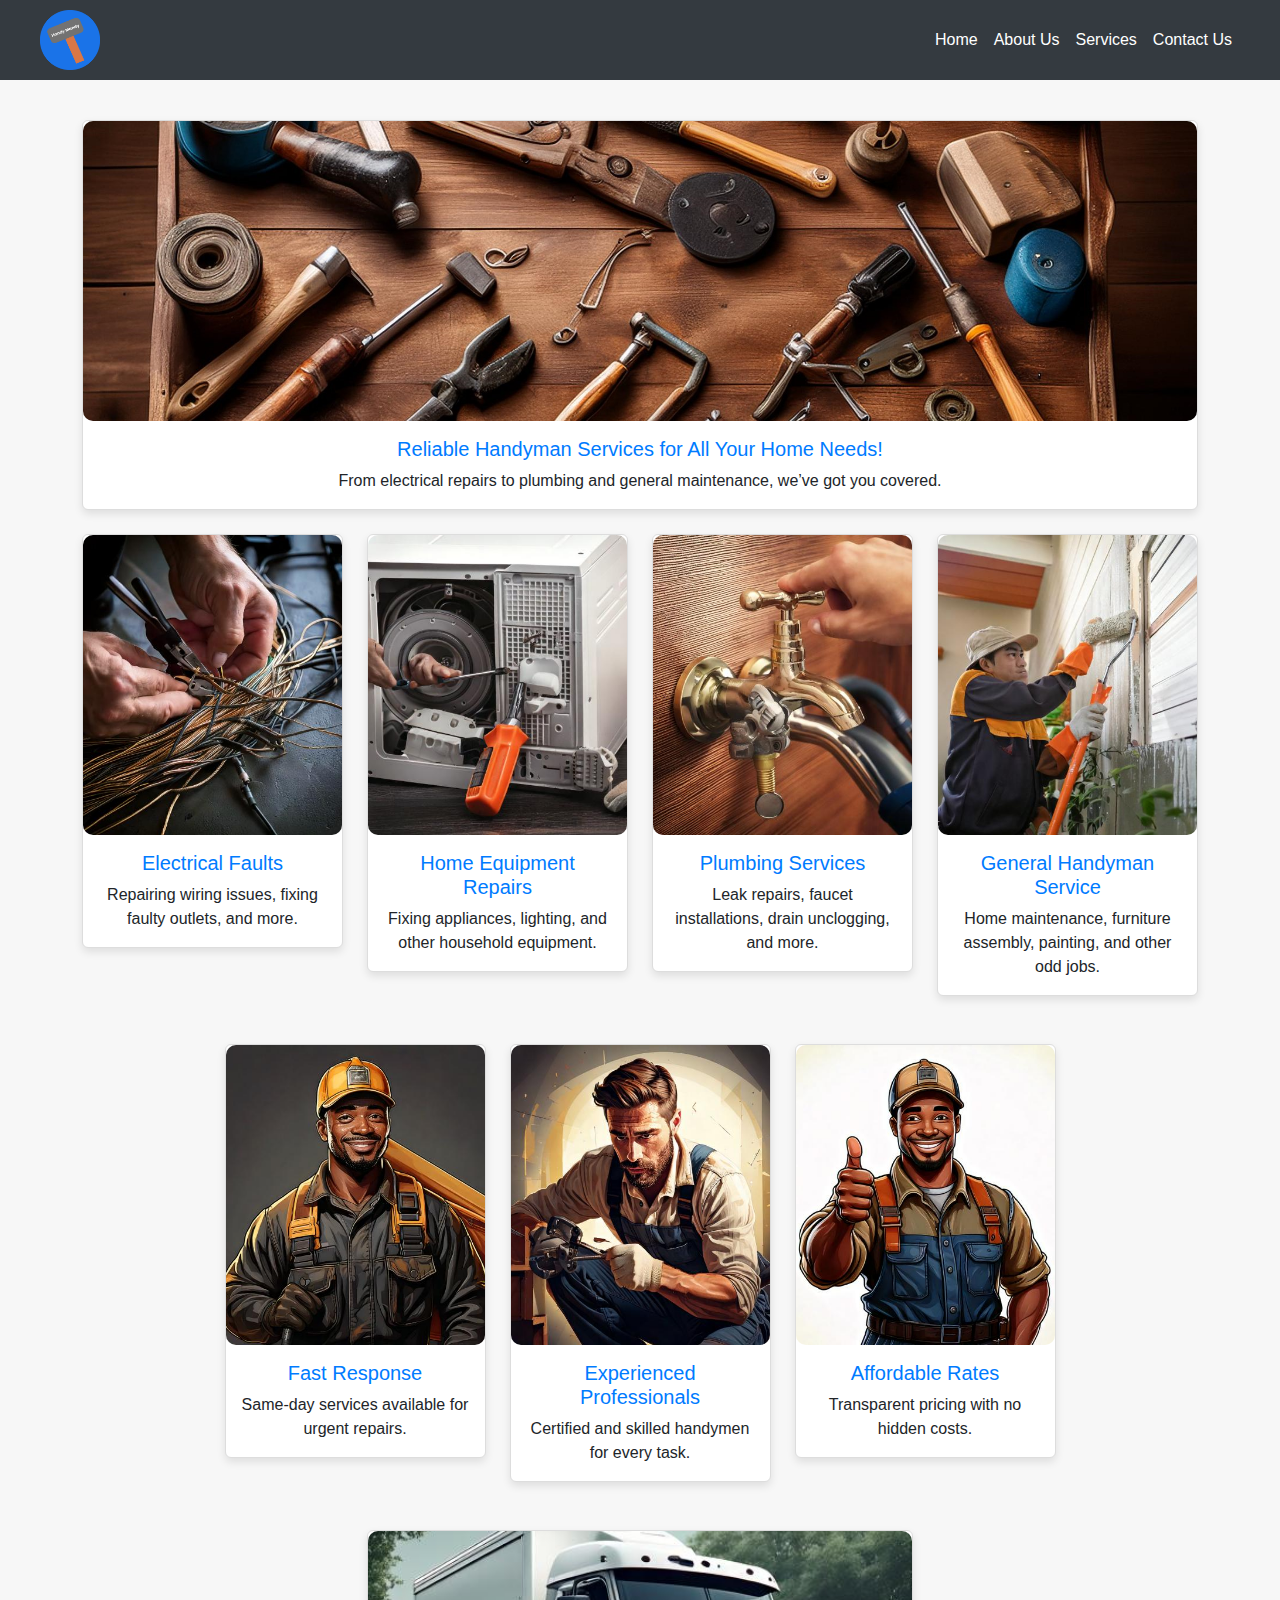
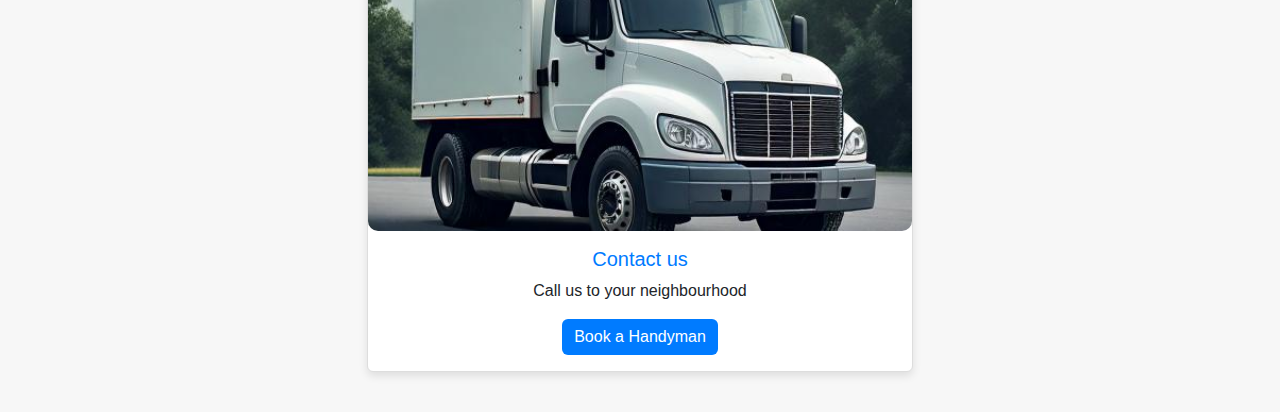
<file: Index.html>
<!DOCTYPE html>
<html lang="en">
<head>
  <meta charset="utf-8">
  <meta name="viewport" content="width=device-width, initial-scale=1">
   <meta name="description" content="Reliable Handyman Services offering electrical repairs, plumbing, general maintenance, and more. Affordable rates and fast response.">
  <meta name="keywords" content="handyman, electrical repairs, plumbing, home repairs, maintenance services, affordable handyman, Handy Mandy">
  <script src="https://cdnjs.cloudflare.com/ajax/libs/jquery/3.7.1/jquery.min.js" integrity="sha512-v2CJ7UaYy4JwqLDIrZUI/4hqeoQieOmAZNXBeQyjo21dadnwR+8ZaIJVT8EE2iyI61OV8e6M8PP2/4hpQINQ/g==" crossorigin="anonymous" referrerpolicy="no-referrer"></script>
  <script src="https://cdnjs.cloudflare.com/ajax/libs/jquery/3.7.1/jquery.js" integrity="sha512-+k1pnlgt4F1H8L7t3z95o3/KO+o78INEcXTbnoJQ/F2VqDVhWoaiVml/OEHv9HsVgxUaVW+IbiZPUJQfF/YxZw==" crossorigin="anonymous" referrerpolicy="no-referrer"></script>
  <title>Handy Mandy Services</title>
  <link href="https://cdn.jsdelivr.net/npm/bootstrap@5.3.3/dist/css/bootstrap.min.css" rel="stylesheet" integrity="sha384-QWTKZyjpPEjISv5WaRU9OFeRpok6YctnYmDr5pNlyT2bRjXh0JMhjY6hW+ALEwIH" crossorigin="anonymous">
  <link href="./css/home.css" rel="stylesheet">
</head>

<body>
  <!-- Navbar -->
  <nav class="navbar navbar-expand-lg">
    <div class="container-fluid">
      <a class="navbar-brand" href="#"><img src="./Images/Logo.png" alt="Handy-Mandy-logo" class="logo" /></a>
      <button class="navbar-toggler" type="button" data-bs-toggle="collapse" data-bs-target="#navbarNav" aria-controls="navbarNav" aria-expanded="false" aria-label="Toggle navigation">
        <span class="navbar-toggler-icon"></span>
      </button>
      <div class="collapse navbar-collapse" id="navbarNav">
        <ul class="navbar-nav ms-auto">
          <li class="nav-item">
            <a class="nav-link active" aria-current="page" href="#">Home</a>
          </li>
          <li class="nav-item">
            <a class="nav-link" href="./pages/About-us.html">About Us</a>
          </li>
          <li class="nav-item">
            <a class="nav-link" href="./pages/Services.html">Services</a>
          </li>
          <li class="nav-item">
            <a class="nav-link" href="./pages/Contact-us.html">Contact Us</a>
          </li>
        </ul>
      </div>
    </div>
  </nav>

  <!-- Content Section -->
  <div class="container-fluid">
    <div class="container">
      <!-- First Card Row -->
      <div class="row mb-4">
        <div class="col-12">
          <div class="card">
            <img src="./Images/Handyman_workbench.jpg" class="card-img-top fixed-image" alt="Handyman services">
            <div class="card-body">
              <h5 class="card-title">Reliable Handyman Services for All Your Home Needs!</h5>
              <p class="card-text">From electrical repairs to plumbing and general maintenance, we’ve got you covered.</p>
            </div>
          </div>
        </div>
      </div>

      <!-- Second Card Row -->
      <div class="row gy-4">
        <div class="col-md-3">
          <div class="card">
            <img src="./Images/Electrical-services.jpg" class="card-img-top fixed-image" alt="Electrical services">
            <div class="card-body">
              <h5>Electrical Faults</h5>
              <p class="card-text">Repairing wiring issues, fixing faulty outlets, and more.</p>
            </div>
          </div>
        </div>
        <div class="col-md-3">
          <div class="card">
            <img src="./Images/Home-equipment.jpg" class="card-img-top fixed-image" alt="Home equipment repairs">
            <div class="card-body">
              <h5>Home Equipment Repairs</h5>
              <p class="card-text">Fixing appliances, lighting, and other household equipment.</p>
            </div>
          </div>
        </div>
        <div class="col-md-3">
          <div class="card">
            <img src="./Images/Plumbing.jpg" class="card-img-top fixed-image" alt="Plumbing services">
            <div class="card-body">
              <h5>Plumbing Services</h5>
              <p class="card-text">Leak repairs, faucet installations, drain unclogging, and more.</p>
            </div>
          </div>
        </div>
        <div class="col-md-3">
          <div class="card">
            <img src="./Images/General-handyman.jpg" class="card-img-top fixed-image" alt="General handyman services">
            <div class="card-body">
              <h5>General Handyman Service</h5>
              <p class="card-text">Home maintenance, furniture assembly, painting, and other odd jobs.</p>
            </div>
          </div>
        </div>
      </div>

      <!-- Additional Card Row -->
      <div class="row justify-content-center gy-4 mt-4">
        <div class="col-md-3">
          <div class="card text-center">
            <img src="./Images/Fast-response.jpg" class="card-img-top fixed-image" alt="Fast response image">
            <div class="card-body">
              <h5>Fast Response</h5>
              <p class="card-text">Same-day services available for urgent repairs.</p>
            </div>
          </div>
        </div>
        <div class="col-md-3">
          <div class="card text-center">
            <img src="./Images/Experienced-professional.jpg" class="card-img-top fixed-image" alt="Experienced professionals image">
            <div class="card-body">
              <h5>Experienced Professionals</h5>
              <p class="card-text">Certified and skilled handymen for every task.</p>
            </div>
          </div>
        </div>
        <div class="col-md-3">
          <div class="card text-center">
            <img src="./Images/Affordable-prices.jpg" class="card-img-top fixed-image" alt="Affordable rates image">
            <div class="card-body">
              <h5>Affordable Rates</h5>
              <p class="card-text">Transparent pricing with no hidden costs.</p>
            </div>
          </div>
        </div>
      </div>

      <!-- Booking Section -->
      <div class="row justify-content-center mt-5">
        <div class="col-md-6">
          <div class="card text-center">
            <img src="./Images/Contact-us.jpg" class="card-img-top fixed-image" alt="Contact-us image">
            <div class="card-body">
              <h5>Contact us</h5>
              <p class="card-text">Call us to your neighbourhood</p>
              <a type="button" class="btn btn-primary" href="./Contact-us.html">Book a Handyman</a>
            </div>
          </div>
        </div>
      </div>
    </div>
  </div>

  <script src="https://cdn.jsdelivr.net/npm/bootstrap@5.3.3/dist/js/bootstrap.bundle.min.js" integrity="sha384-YvpcrYf0tY3lHB60NNkmXc5s9fDVZLESaAA55NDzOxhy9GkcIdslK1eN7N6jIeHz" crossorigin="anonymous"></script>
</body>
</html>
</file>
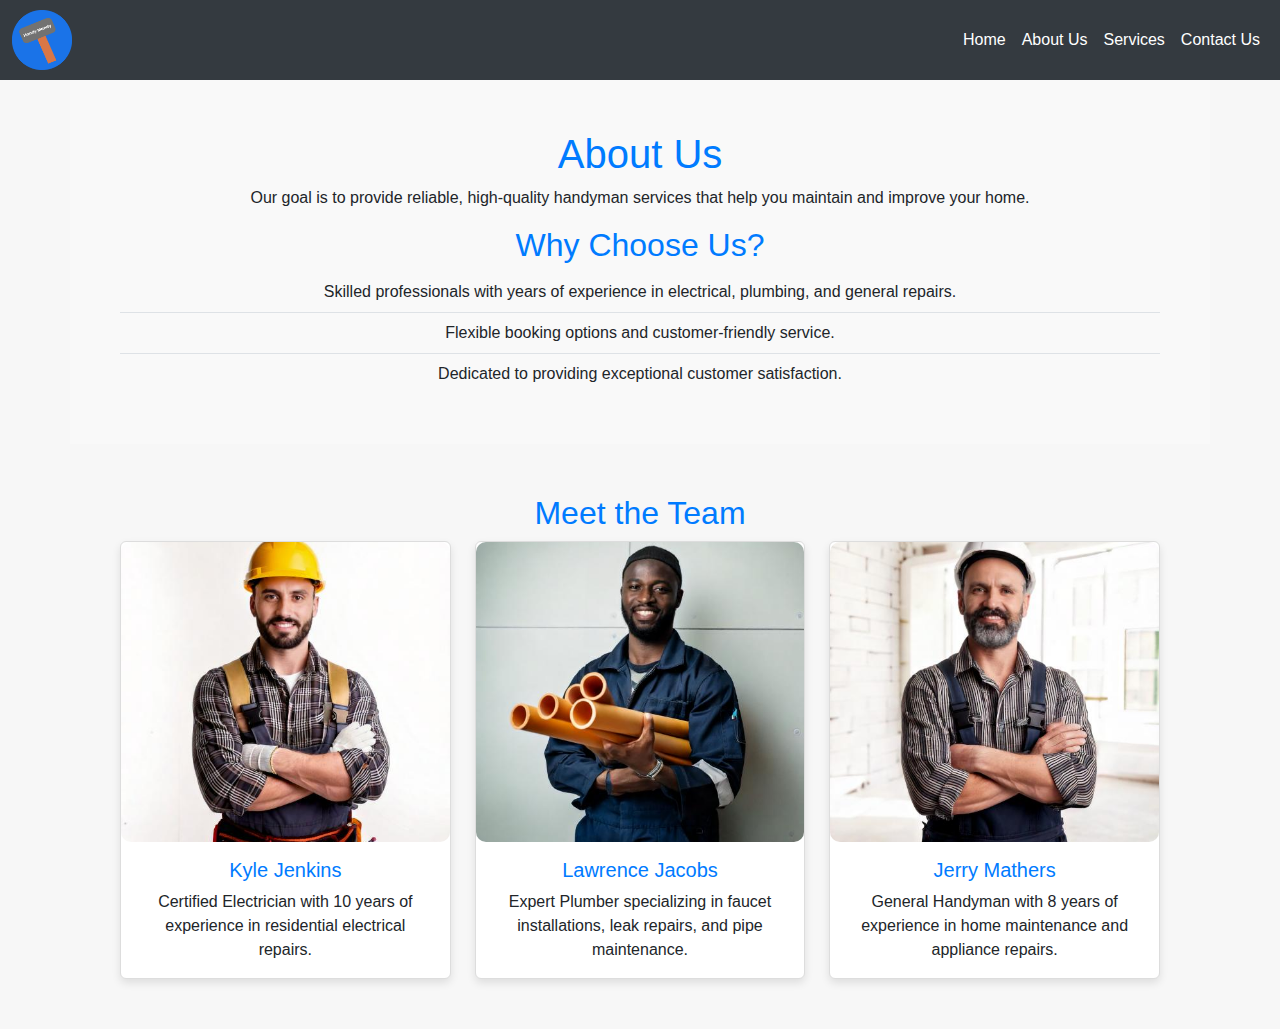
<file: pages/About-us.html>
<!DOCTYPE html>
<html lang="en">
<head>
  <meta charset="UTF-8">
  <meta name="viewport" content="width=device-width, initial-scale=1.0">
   <meta name="description" content="Learn more about our skilled team of professionals offering reliable handyman services for your home, including electrical, plumbing, and general repairs.">
  <meta name="keywords" content="handyman, electrical repairs, plumbing, home maintenance, skilled professionals, team of handymen">
  <title>About Us - Handyman Services</title>
  <link href="https://cdn.jsdelivr.net/npm/bootstrap@5.3.3/dist/css/bootstrap.min.css" rel="stylesheet">
  <link href="../css/about-us.css" rel="stylesheet">
</head>
<body>
  <!-- Navbar -->
  <nav class="navbar navbar-expand-lg">
    <div class="container-fluid">
      <a class="navbar-brand" href="#"><img src="../Images/Logo.png" alt="Handy-Mandy-logo" class="logo" /></a>
      <button class="navbar-toggler" type="button" data-bs-toggle="collapse" data-bs-target="#navbarNav" aria-controls="navbarNav" aria-expanded="false" aria-label="Toggle navigation">
        <span class="navbar-toggler-icon"></span>
      </button>
      <div class="collapse navbar-collapse" id="navbarNav">
        <ul class="navbar-nav ms-auto">
          <li class="nav-item">
            <a class="nav-link active" aria-current="page" href="../Index.html">Home</a>
          </li>
          <li class="nav-item">
            <a class="nav-link" href="./About-us.html">About Us</a>
          </li>
          <li class="nav-item">
            <a class="nav-link" href="./Services.html">Services</a>
          </li>
          <li class="nav-item">
            <a class="nav-link" href="./Contact-us.html">Contact Us</a>
          </li>
        </ul>
      </div>
    </div>
  </nav>

  <!-- About Section -->
  <div class="container about-section">
    <h1>About Us</h1>
    <p>Our goal is to provide reliable, high-quality handyman services that help you maintain and improve your home.</p>
    <h2>Why Choose Us?</h2>
    <ul class="list-group list-group-flush">
      <li class="list-group-item">Skilled professionals with years of experience in electrical, plumbing, and general repairs.</li>
      <li class="list-group-item">Flexible booking options and customer-friendly service.</li>
      <li class="list-group-item">Dedicated to providing exceptional customer satisfaction.</li>
    </ul>
  </div>

  <!-- Team Section -->
  <div class="container team-section">
    <h2 class="text-center">Meet the Team</h2>
    <div class="row gy-4">
      <div class="col-md-4">
        <div class="card">
          <img src="../Images/Kyle-Jenkins.jpg" class="card-img-top fixed-image" alt="Team Member 1">
          <div class="card-body">
            <h5 class="card-title">Kyle Jenkins</h5>
            <p class="card-text">Certified Electrician with 10 years of experience in residential electrical repairs.</p>
          </div>
        </div>
      </div>
      <div class="col-md-4">
        <div class="card">
          <img src="../Images/Lawrence-Jacobs.jpg" class="card-img-top fixed-image" alt="Team Member 2">
          <div class="card-body">
            <h5 class="card-title">Lawrence Jacobs</h5>
            <p class="card-text">Expert Plumber specializing in faucet installations, leak repairs, and pipe maintenance.</p>
          </div>
        </div>
      </div>
      <div class="col-md-4">
        <div class="card">
          <img src="../Images/Jerry-Mathers.jpg" class="card-img-top fixed-image" alt="Team Member 3">
          <div class="card-body">
            <h5 class="card-title">Jerry Mathers</h5>
            <p class="card-text">General Handyman with 8 years of experience in home maintenance and appliance repairs.</p>
          </div>
        </div>
      </div>
    </div>
  </div>

  <script src="https://cdn.jsdelivr.net/npm/bootstrap@5.3.3/dist/js/bootstrap.bundle.min.js"></script>
</body>
</html>
</file>
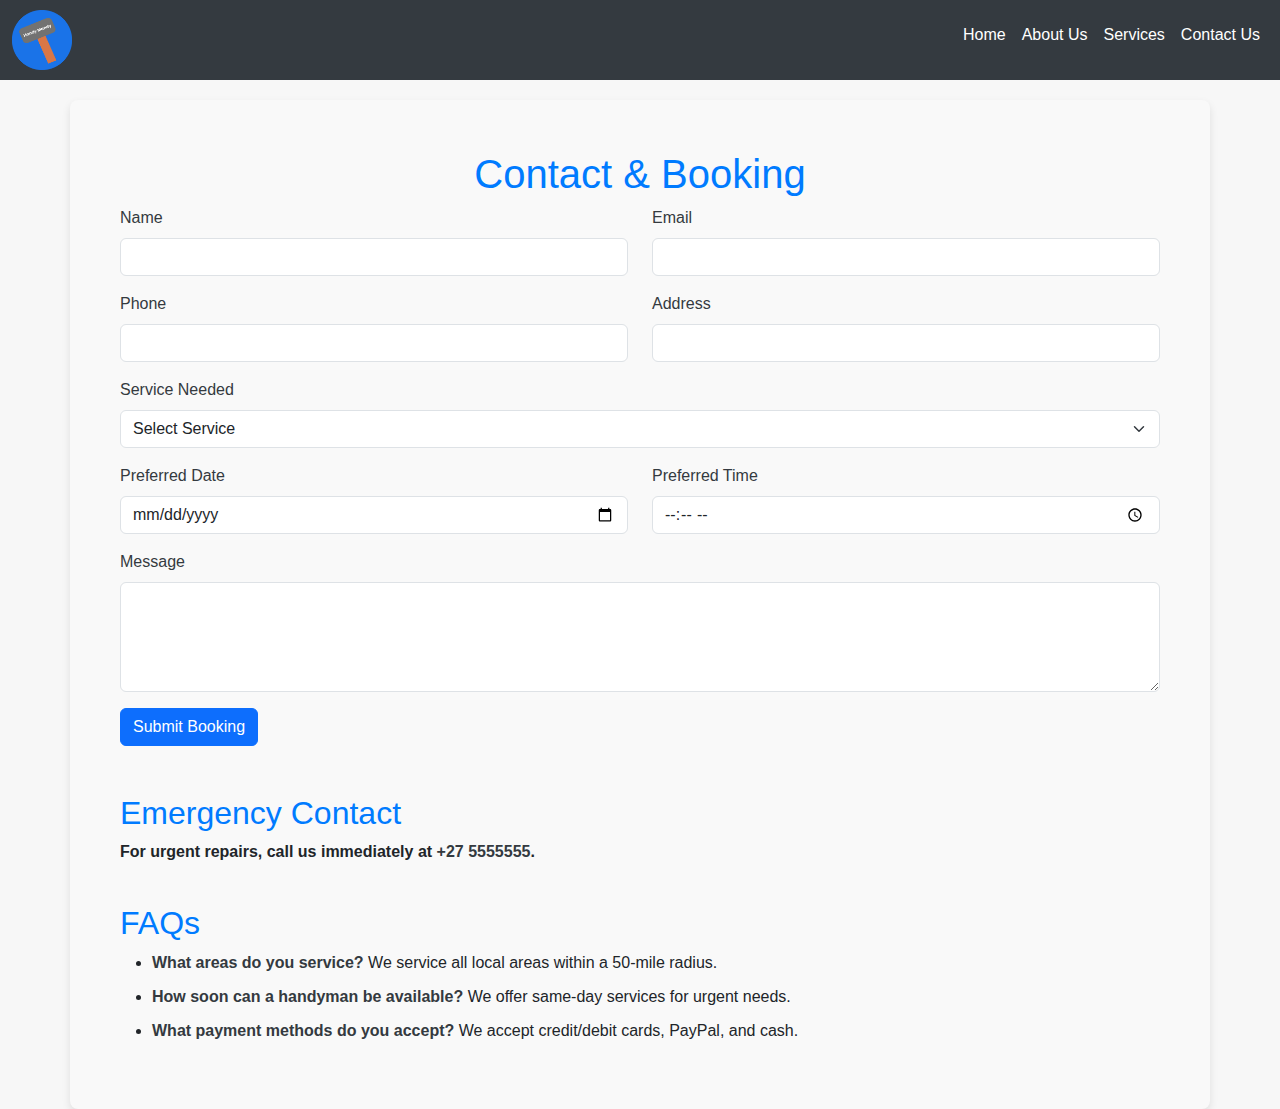
<file: pages/Contact-us.html>
<!DOCTYPE html>
<html lang="en">
<head>
  <meta charset="UTF-8">
  <meta name="viewport" content="width=device-width, initial-scale=1.0">
    <meta name="description" content="Contact and book a professional handyman for services including electrical, plumbing, and general home maintenance. Submit your booking and get help when you need it.">
  <meta name="keywords" content="handyman booking, contact handyman, electrical services, plumbing, home maintenance, handyman services">
  <title>Contact & Booking - Handyman Services</title>
  <link href="https://cdn.jsdelivr.net/npm/bootstrap@5.3.3/dist/css/bootstrap.min.css" rel="stylesheet">
  <link href="../css/contact-us.css" rel="stylesheet" >
</head>
<body>
  <!-- Navbar -->
  <nav class="navbar navbar-expand-lg">
    <div class="container-fluid">
      <a class="navbar-brand" href="#"><img src="../Images/Logo.png" alt="Handy-Mandy-logo" class="logo" /></a>
      <button class="navbar-toggler" type="button" data-bs-toggle="collapse" data-bs-target="#navbarNav" aria-controls="navbarNav" aria-expanded="false" aria-label="Toggle navigation">
        <span class="navbar-toggler-icon"></span>
      </button>
      <div class="collapse navbar-collapse" id="navbarNav">
        <ul class="navbar-nav ms-auto">
          <li class="nav-item">
            <a class="nav-link active" aria-current="page" href="../Index.html">Home</a>
          </li>
          <li class="nav-item">
            <a class="nav-link" href="./About-us.html">About Us</a>
          </li>
          <li class="nav-item">
            <a class="nav-link" href="./Services.html">Services</a>
          </li>
          <li class="nav-item">
            <a class="nav-link" href="./Contact-us.html">Contact Us</a>
          </li>
        </ul>
      </div>
    </div>
  </nav>

  <!-- Contact & Booking Form -->
  <div class="container contact-section">
    <h1 class="text-center">Contact & Booking</h1>
    <form>
      <div class="row mb-3">
        <div class="col-md-6">
          <label for="name" class="form-label">Name</label>
          <input type="text" class="form-control" id="name" required>
        </div>
        <div class="col-md-6">
          <label for="email" class="form-label">Email</label>
          <input type="email" class="form-control" id="email" required>
        </div>
      </div>
      <div class="row mb-3">
        <div class="col-md-6">
          <label for="phone" class="form-label">Phone</label>
          <input type="text" class="form-control" id="phone" required>
        </div>
        <div class="col-md-6">
          <label for="address" class="form-label">Address</label>
          <input type="text" class="form-control" id="address" required>
        </div>
      </div>
      <div class="mb-3">
        <label for="service" class="form-label">Service Needed</label>
        <select id="service" class="form-select" required>
          <option selected>Select Service</option>
          <option value="Electrical">Electrical</option>
          <option value="Plumbing">Plumbing</option>
          <option value="Home Equipment">Home Equipment</option>
          <option value="General Maintenance">General Maintenance</option>
        </select>
      </div>
      <div class="row mb-3">
        <div class="col-md-6">
          <label for="date" class="form-label">Preferred Date</label>
          <input type="date" class="form-control" id="date" required>
        </div>
        <div class="col-md-6">
          <label for="time" class="form-label">Preferred Time</label>
          <input type="time" class="form-control" id="time" required>
        </div>
      </div>
      <div class="mb-3">
        <label for="message" class="form-label">Message</label>
        <textarea class="form-control" id="message" rows="4"></textarea>
      </div>
      <button type="submit" class="btn btn-primary">Submit Booking</button>
    </form>

    <!-- Emergency Contact -->
    <div class="mt-5 contact-info">
      <h2>Emergency Contact</h2>
      <p>For urgent repairs, call us immediately at <strong>+27 5555555</strong>.</p>
    </div>

    <!-- FAQs Section -->
    <div class="faqs-section">
      <h2>FAQs</h2>
      <ul>
        <li><strong>What areas do you service?</strong> We service all local areas within a 50-mile radius.</li>
        <li><strong>How soon can a handyman be available?</strong> We offer same-day services for urgent needs.</li>
        <li><strong>What payment methods do you accept?</strong> We accept credit/debit cards, PayPal, and cash.</li>
      </ul>
    </div>
  </div>

  <script src="https://cdn.jsdelivr.net/npm/bootstrap@5.3.3/dist/js/bootstrap.bundle.min.js"></script>
</body>
</html>
</file>
<file: css/home.css>
body {
      font-family: 'Arial', sans-serif;
      background-color: #f7f7f7;
    }
    
    .navbar {
      background-color: #343a40;
      height: 80px;
    }

    .navbar-brand, .nav-link {
      color: #fff !important;
    }

    .navbar-brand:hover, .nav-link:hover {
      color: #ffc107 !important;
    }

    .fixed-image {
      height: 300px; /* Fixed height for all images */
      object-fit: cover; /* Keeps image aspect ratio */
      border-radius: 10px;
    }

    .card {
      border: 1px solid #ddd;
      box-shadow: 0 4px 8px rgba(0, 0, 0, 0.1);
      transition: transform 0.3s ease-in-out;
    }

    .card:hover {
      transform: translateY(-10px);
    }

    .card-body {
      text-align: center;
    }

    .card h5 {
      color: #007bff;
    }

    .btn-primary {
      background-color: #007bff;
      border: none;
    }

    .btn-primary:hover {
      background-color: #0056b3;
    }

    .container-fluid {
      padding: 40px;
    }
    .logo{
        height: 60px;
        width: 60px;
    }
</file>
<file: css/about-us.css>
body {
      font-family: 'Arial', sans-serif;
      background-color: #f7f7f7;
    }

    .navbar {
      background-color: #343a40;
      height: 80px;
    }

    .navbar-brand, .nav-link {
      color: #fff !important;
    }

    .navbar-brand:hover, .nav-link:hover {
      color: #ffc107 !important;
    }

    .about-section {
      padding: 50px;
      background-color: #f9f9f9;
      text-align: center;
    }

    .team-section {
      padding: 50px;
    }

    .fixed-image {
      height: 300px;
      object-fit: cover;
      border-radius: 10px;
    }

    .card {
      border: 1px solid #ddd;
      box-shadow: 0 4px 8px rgba(0, 0, 0, 0.1);
      transition: transform 0.3s ease-in-out;
    }

    .card:hover {
      transform: translateY(-10px);
    }

    .card-body {
      text-align: center;
    }

    .card-title {
      color: #007bff;
    }

    ul.list-group-flush .list-group-item {
      background-color: #f9f9f9;
    }

    h1, h2 {
      color: #007bff;
    }

    h5 {
      color: #007bff;
    }
    .logo{
        height: 60px;
        width: 60px;
    }
</file>
<file: css/contact-us.css>
body {
      font-family: 'Arial', sans-serif;
      background-color: #f7f7f7;
    }

    .navbar {
      background-color: #343a40;
      height: 80px;
    }

    .navbar-brand, .nav-link {
      color: #fff !important;
    }

    .navbar-brand:hover, .nav-link:hover {
      color: #ffc107 !important;
    }

    .contact-section {
      padding: 50px;
      background-color: #f9f9f9;
      box-shadow: 0 4px 8px rgba(0, 0, 0, 0.1);
      border-radius: 8px;
      margin-top: 20px;
    }

    h1, h2 {
      color: #007bff;
    }

    label {
      color: #343a40;
    }

    button {
      background-color: #007bff;
      border: none;
    }

    button:hover {
      background-color: #0056b3;
    }

    .faqs-section {
      margin-top: 40px;
    }

    ul li {
      margin-bottom: 10px;
    }

    h2 {
      margin-top: 20px;
    }

    strong {
      color: #343a40;
    }

    .contact-info p {
      font-weight: bold;
    }
    .logo{
        height: 60px;
        width: 60px;
    }
</file>
